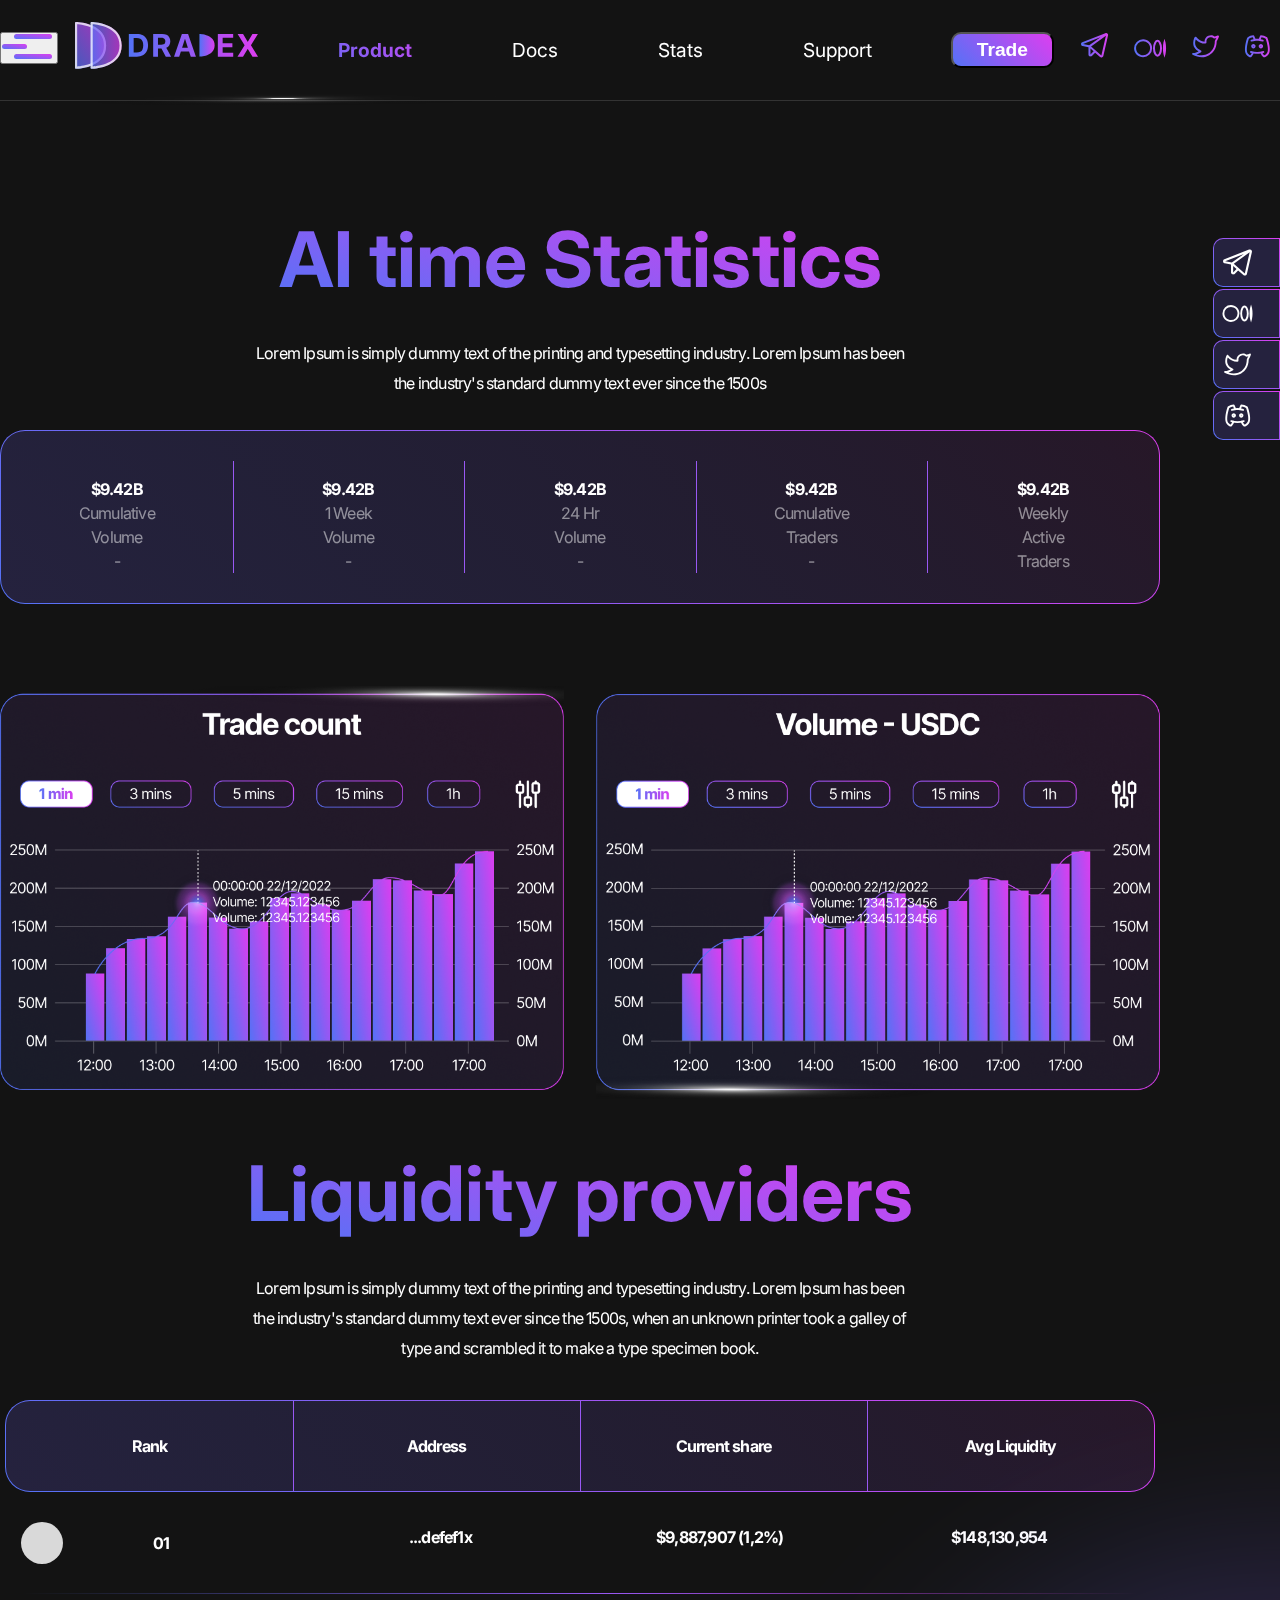
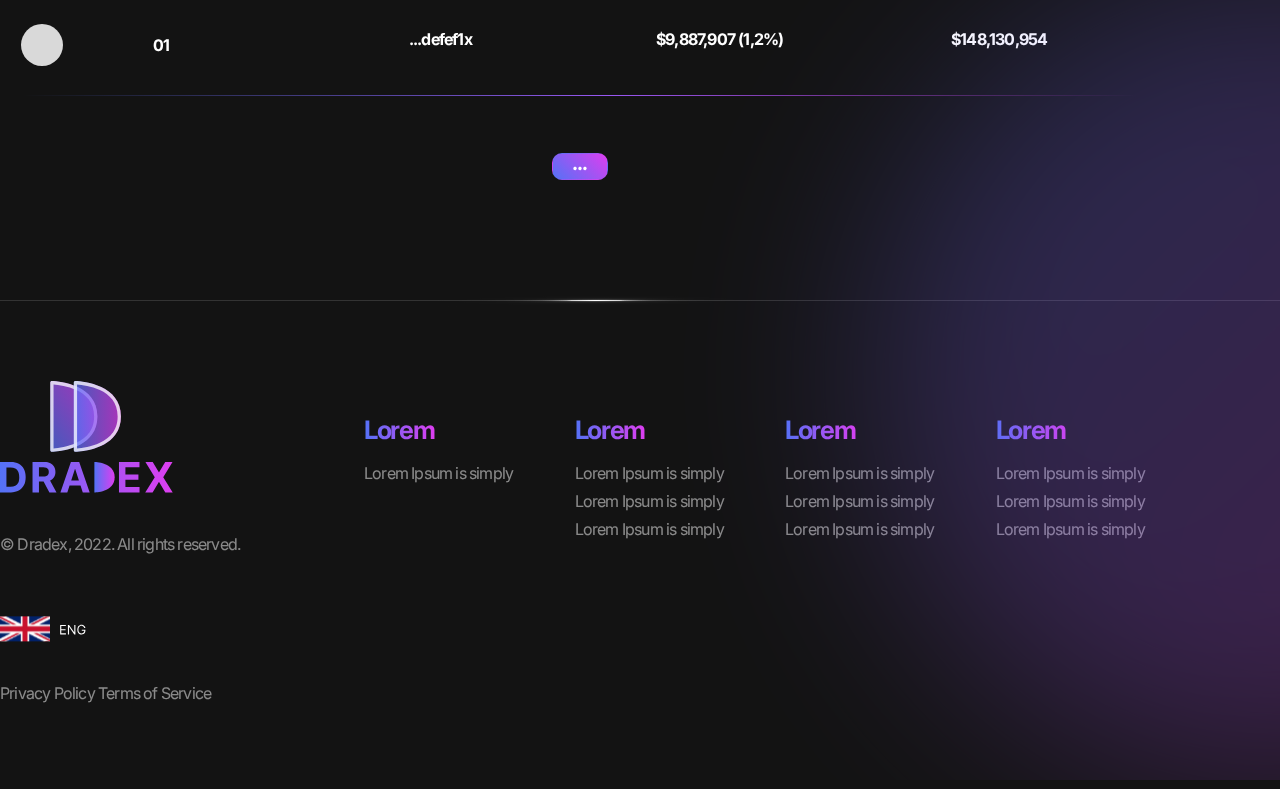
<file: statistics.html>
<!doctype html>
<html lang="en">

<head>
	<!-- Required meta tags -->
	<meta charset="utf-8">
	<meta name="viewport" content="width=device-width, initial-scale=1">

	<!-- Bootstrap CSS -->
	<link rel="stylesheet" href="https://cdn.jsdelivr.net/npm/bootstrap@4.6.1/dist/css/bootstrap.min.css"
		integrity="sha384-zCbKRCUGaJDkqS1kPbPd7TveP5iyJE0EjAuZQTgFLD2ylzuqKfdKlfG/eSrtxUkn" crossorigin="anonymous">
	<script src="https://cdn.jsdelivr.net/npm/jquery@3.5.1/dist/jquery.slim.min.js"
		integrity="sha384-DfXdz2htPH0lsSSs5nCTpuj/zy4C+OGpamoFVy38MVBnE+IbbVYUew+OrCXaRkfj"
		crossorigin="anonymous"></script>
	<script src="https://cdn.jsdelivr.net/npm/popper.js@1.16.1/dist/umd/popper.min.js"
		integrity="sha384-9/reFTGAW83EW2RDu2S0VKaIzap3H66lZH81PoYlFhbGU+6BZp6G7niu735Sk7lN"
		crossorigin="anonymous"></script>
	<script src="https://cdn.jsdelivr.net/npm/bootstrap@4.6.1/dist/js/bootstrap.min.js"
		integrity="sha384-VHvPCCyXqtD5DqJeNxl2dtTyhF78xXNXdkwX1CZeRusQfRKp+tA7hAShOK/B/fQ2"
		crossorigin="anonymous"></script>
	<link href="assets/css/style.css" rel="stylesheet" />
	<link href="assets/css/common.css" rel="stylesheet" />
	<link href="assets/css/responsive.css" rel="stylesheet" />
	<link rel="stylesheet" href="assets/css/font-awesome.min.css">
	<title>Trade</title>
</head>

<body>
	<header class="header">
		<div class="header-menu container-fluid">
			<div class="dropdown">
				<button class="btn btn-clear btn-menu" type="button" id="dropdownMenuButton" data-toggle="dropdown"
					aria-expanded="false">
					<img src="./assets/images/menu.svg" alt="menu" class="icon-normal" />
					<img src="./assets/images/menu-active.svg" alt="menu" class="icon-hover" />
				</button>
				<div class="dropdown-menu" aria-labelledby="dropdownMenuButton1">
					<ul class="menu">
						<li class="active"><a href="#">Product</a></li>
						<li><a href="#">Docs</a></li>
						<li><a href="#">Stats</a></li>
						<li><a href="#">Support</a></li>
					</ul>
					<div class="button-footer">
						<button class="btn btn-trade"><span class="text">Trade</span></button>
					</div>
				</div>
			</div>
			<div class="logo">
				<!-- <h1>Logo</h1> -->
				<a href="#">
					<img src="./assets/images/logo.svg" alt="logo" />
				</a>
			</div>
			<ul class="menu show-desktop">
				<li class="active"><a href="#">Product</a></li>
				<li><a href="#">Docs</a></li>
				<li><a href="#">Stats</a></li>
				<li><a href="#">Support</a></li>
			</ul>
			<div class="show-desktop">
				<button class="btn btn-trade"><span class="text">Trade</span></button>
			</div>
			<div class="social-media-menu">
				<a href="#">
					<img src="assets/images/icons/telegram.svg" alt="telegram" />
				</a>
				<a href="#">
					<img src="assets/images/icons/medium.svg" alt="medium" />
				</a>
				<a href="#">
					<img src="assets/images/icons/twitter2.svg" alt="twitter" />
				</a>
				<a href="#">
					<img src="assets/images/icons/discord3.svg" alt="discord" />
				</a>
			</div>

		</div>
	</header>
	<div class="main-content">
		<div class="social-media">
			<div><a href="#">
					<img src="assets/images/icons/reddit.svg" alt="telegram" />
					<span>Telegram</span>
				</a></div>
			<div><a href="#">
					<img src="assets/images/icons/youtube.svg" alt="medium" />
					<span>Medium</span>
				</a></div>
			<div><a href="#">
					<img src="assets/images/icons/twitter.svg" alt="twitter" />
					<span>Twitter</span>
				</a></div>
			<div><a href="#">
					<img src="assets/images/icons/discord.svg" alt="discord" />
					<span>Discord</span>
				</a></div>
		</div>
		<div class="section6">
			<div class="container">
				<h2 class="title">
					<span>Al time Statistics</span>
				</h2>
				<p class="sub-title">Lorem Ipsum is simply dummy text of the printing and typesetting industry.
					Lorem
					Ipsum has been the industry's standard dummy text ever since the 1500s</p>
				<div class="list-item__allTime">
					<div class="item">
						<h3>$9.42B</h3>
						<p>Cumulative<br />
							Volume<br />
							-</p>
					</div>
					<div class="item">
						<h3>$9.42B</h3>
						<p>1 Week<br />
							Volume<br />
							-</p>
					</div>
					<div class="item">
						<h3>$9.42B</h3>
						<p>24 Hr<br />
							Volume<br />
							-</p>
					</div>
					<div class="item">
						<h3>$9.42B</h3>
						<p>Cumulative<br />
							Traders<br />
							-</p>
					</div>
					<div class="item">
						<h3>$9.42B</h3>
						<p>Weekly<br />
							Active<br />
							Traders</p>
					</div>
				</div>
			</div>
		</div>
		<div class="section7">
			<div class="container">
				<div class="list-chart">
					<img src="./assets/images/chart1.png" alt="chart" />
					<img src="./assets/images/chart2.png" alt="chart" />
				</div>
			</div>
		</div>
		<div class="section8">
			<div class="container">
				<h2 class="title">
					<span>Liquidity providers</span>
				</h2>
				<p class="sub-title">Lorem Ipsum is simply dummy text of the printing and typesetting industry.
					Lorem Ipsum has been the
					industry's standard dummy text ever since the 1500s, when an unknown printer took a galley of
					type
					and scrambled it to make a type specimen book.</p>
				<div class="divTable">
					<div class="headRow">
						<div class="divCell" align="center">Rank</div>
						<div class="divCell">Address</div>
						<div class="divCell">Current share</div>
						<div class="divCell">Avg Liquidity</div>
					</div>
					<div class="divRow">
						<div class="divCell">
							<div class="flex">
								<div class="bg-2"></div>
								<p>01</p>
							</div>
						</div>
						<div class="divCell">...defef1x</div>
						<div class="divCell">$9,887,907 (1,2%)</div>
						<div class="divCell">$148,130,954</div>
					</div>
					<div class="divRow">
						<div class="divCell">
							<div class="flex">
								<div class="bg-2"></div>
								<p>01</p>
							</div>
						</div>
						<div class="divCell">...defef1x</div>
						<div class="divCell">$9,887,907 (1,2%)</div>
						<div class="divCell">$148,130,954</div>
					</div>
				</div>
				<button class="btn btn-loadMore">
					<svg width="14" height="5" viewBox="0 0 14 5" fill="none" xmlns="http://www.w3.org/2000/svg">
						<path
							d="M2.04031 4.18466C1.57156 4.18466 1.16909 4.01894 0.832919 3.6875C0.50148 3.35133 0.33576 2.94886 0.33576 2.48011C0.33576 2.0161 0.50148 1.61837 0.832919 1.28693C1.16909 0.955492 1.57156 0.789773 2.04031 0.789773C2.49485 0.789773 2.89258 0.955492 3.23349 1.28693C3.5744 1.61837 3.74485 2.0161 3.74485 2.48011C3.74485 2.79261 3.66436 3.07907 3.50337 3.33949C3.34712 3.59517 3.14116 3.80114 2.88548 3.95739C2.62979 4.1089 2.34807 4.18466 2.04031 4.18466ZM6.99734 4.18466C6.52859 4.18466 6.12612 4.01894 5.78995 3.6875C5.45851 3.35133 5.29279 2.94886 5.29279 2.48011C5.29279 2.0161 5.45851 1.61837 5.78995 1.28693C6.12612 0.955492 6.52859 0.789773 6.99734 0.789773C7.45188 0.789773 7.84961 0.955492 8.19052 1.28693C8.53143 1.61837 8.70188 2.0161 8.70188 2.48011C8.70188 2.79261 8.62139 3.07907 8.4604 3.33949C8.30415 3.59517 8.09819 3.80114 7.84251 3.95739C7.58683 4.1089 7.3051 4.18466 6.99734 4.18466ZM11.9544 4.18466C11.4856 4.18466 11.0832 4.01894 10.747 3.6875C10.4155 3.35133 10.2498 2.94886 10.2498 2.48011C10.2498 2.0161 10.4155 1.61837 10.747 1.28693C11.0832 0.955492 11.4856 0.789773 11.9544 0.789773C12.4089 0.789773 12.8066 0.955492 13.1475 1.28693C13.4885 1.61837 13.6589 2.0161 13.6589 2.48011C13.6589 2.79261 13.5784 3.07907 13.4174 3.33949C13.2612 3.59517 13.0552 3.80114 12.7995 3.95739C12.5439 4.1089 12.2621 4.18466 11.9544 4.18466Z"
							fill="white" />
					</svg>
				</button>
			</div>
		</div>
	</div>
	<div class="footer">
		<div class="icon-right">
			<img src="./assets/images/icons/footer.svg" alt="footer" />
		</div>
		<div class="container">
			<div class="list-item__footer">
				<div class="col-left">
					<a href="#"><img src="./assets/images/footer-logo.svg" alt="footer" /></a>
					<p class="copyright">© Dradex, 2022. All rights reserved.</p>
					<a href="#"><img src="./assets/images/english.svg" alt="footer" /></a>
					<p class="copyright2">Privacy Policy Terms of Service</p>
				</div>
				<div class="col-right">
					<div class="item-content">
						<h4>Lorem</h4>
						<p>Lorem Ipsum is simply</p>
					</div>
					<div class="item-content">
						<h4>Lorem</h4>
						<p>Lorem Ipsum is simply</p>
						<p>Lorem Ipsum is simply</p>
						<p>Lorem Ipsum is simply</p>
					</div>
					<div class="item-content">
						<h4>Lorem</h4>
						<p>Lorem Ipsum is simply</p>
						<p>Lorem Ipsum is simply</p>
						<p>Lorem Ipsum is simply</p>
					</div>
					<div class="item-content">
						<h4>Lorem</h4>
						<p>Lorem Ipsum is simply</p>
						<p>Lorem Ipsum is simply</p>
						<p>Lorem Ipsum is simply</p>
					</div>
				</div>
				
			</div>
		</div>
	</div>
</body>

</html>
</file>
<file: assets/css/style.css>
.header {
    position: sticky;
    z-index: 99;
    top: 0;
    background: #131313;
    border-bottom: 1px solid #333;
}

.header:before {
    content: '';
    background: radial-gradient(49.8% 49.95% at 40.28% 59.25%, #FFFFFF 0%, rgba(247, 247, 247, 0.97) 2%, rgba(190, 190, 190, 0.74) 13%, rgba(139, 139, 139, 0.54) 25%, rgba(96, 96, 96, 0.38) 37%, rgba(61, 61, 61, 0.24) 49%, rgba(34, 34, 34, 0.14) 62%, rgba(15, 15, 15, 0.06) 74%, rgba(4, 4, 4, 0.01) 87%, rgba(0, 0, 0, 0) 100%);
    background-blend-mode: color-dodge;
    mix-blend-mode: color-dodge;
    transform: matrix(0.58, 0.62, -1.5, 2.5, 0, 0) skewY(346deg);
    position: absolute;
    bottom: 0;
    left: 90px;
    right: 0;
    z-index: 999;
    height: 6px;
    width: 475px;
}

.header-menu {
    display: flex;
    align-items: center;
    justify-content: space-between;
}

.header-menu .menu {
    display: flex;
    align-items: center;
    margin: 0 12px;
}

.header-menu .menu a {
    color: #fff;
    font-size: 1.2em;
    font-weight: 400;
    margin: 0 40px;
    padding: 35px 10px;
    display: inline-block;
}

.header-menu .menu .active a,
.header-menu .menu li:hover a {
    background: linear-gradient(45deg, #5472F6 0%, #DD3EF0 100%);
    -webkit-background-clip: text;
    -webkit-text-fill-color: transparent;
    font-weight: 700;
}

.logo h1 {
    color: #fff;
    margin-bottom: 0;
    font-weight: 700;
    font-size: 24px;
    background: linear-gradient(45deg, #5472F6 0%, #DD3EF0 100%);
    -webkit-background-clip: text;
    -webkit-text-fill-color: transparent;
}

.btn-trade {
    border-radius: 10px;
    background: linear-gradient(45deg, #5472F6 0%, #DD3EF0 100%);
    color: #fff;
    padding: 5px 24px;
    font-weight: 700;
    font-size: 1.2em;
}

.btn-trade:hover {
    background: #fff;
}

.btn-trade:hover span {
    background: linear-gradient(45deg, #5472F6 0%, #DD3EF0 100%);
    -webkit-background-clip: text;
    -webkit-text-fill-color: transparent;
}

.btn-clear {
    padding: 0;
}

.social-media-menu a {
    background: linear-gradient(45deg, #5472F6 0%, #DD3EF0 100%);
    -webkit-background-clip: text;
    -webkit-text-fill-color: transparent;
    padding: 0 10px;
    font-size: 1.2em;
}

.title {
    font-weight: 700;
    font-size: 4.8em;
    text-align: center;
}

.title span {
    background: linear-gradient(195deg, #DD3EF0 0%, #5472F6 100%);
    -webkit-background-clip: text;
    -webkit-text-fill-color: transparent;
}

.sub-title {
    max-width: 665px;
    margin: 0 auto 32px;
    text-align: center;
    letter-spacing: -0.05em;
}

.section1 {
    padding-top: 84px;
    padding-bottom: 168px;
    text-align: center;
    position: relative;
    overflow: hidden;
}

.section1 .logo-title {
    margin-bottom: 54px;
}

.section1 .title {
    margin-bottom: 32px;
}

.section1 .title span {
    background: linear-gradient(17deg, #5B6FF5 0%, #D5CC7B 52.6%, #DA3FF0 100%);
    -webkit-background-clip: text;
    -webkit-text-fill-color: transparent;
    display: inline-block;
    max-width: 1000px;
}

.section1 .icon-right {
    position: absolute;
    right: 0;
    top: 222px;
    z-index: -1;
}

.section1 .icon-bottom {
    position: absolute;
    right: 0;
    bottom: 0;
    z-index: -1;
}

.section1 .external-info {
    display: flex;
    flex-flow: row wrap;
    align-items: center;
    justify-content: center;
    margin-bottom: 72px;
}

.section1 .external-info .item {
    width: 180px;
    height: 180px;
    border-radius: 25px;
    display: flex;
    align-items: center;
    flex-flow: column;
    justify-content: center;
    margin: 16px;
    background: linear-gradient(45deg, rgb(37 34 62), rgb(19 19 18 / 90%)) padding-box, linear-gradient(45deg, #5472F6 0%, #DD3EF0 100%) border-box;
    border: 1px solid transparent;
    position: relative;
}

.section1 .external-info .item * {
    position: relative;
    z-index: 2;
    font-weight: bold;
}

.section1 .external-info .item .icon-hover {
    height: 0;
}

.section1 .external-info .item:hover {
    border-color: #fff;
    cursor: pointer;
    background: linear-gradient(45deg, rgb(37 34 62), rgb(19 19 18 / 70%)) padding-box, linear-gradient(45deg, #5472F6 0%, #DD3EF0 100%) border-box;
}

.section1 .external-info .item:hover .icon-hover {
    height: auto;
}

.section1 .external-info .item:hover .icon-normal {
    height: 0;
}

.section1 .external-info .item:hover * {
    background: linear-gradient(45deg, #5472F6 0%, #DD3EF0 100%);
    -webkit-background-clip: text;
    -webkit-text-fill-color: transparent;
}

.section2 {
    margin-bottom: 160px;
    position: relative;
}

.section2:before {
    content: '';
    background: linear-gradient(45deg, #5472F6 0%, #DD3EF0 100%);
    opacity: 0.75;
    filter: blur(100px);
    transform: matrix(1, 0, 0, -1, 0, 0);
    width: 375px;
    height: 375px;
    position: absolute;
    left: -215px;
    top: -300px;
    z-index: -2;
}

.section2 .sub-title {
    opacity: 0.5;
    margin-bottom: 120px;
}

.section2 .icon-top {
    position: absolute;
    top: 0%;
    left: 0;
    z-index: -1;
}

.list-item {
    color: #fafaff;
    display: grid;
    grid-template-columns: repeat(2, 1fr);
    column-gap: 32px;
    row-gap: 50px;
    max-width: 1240px;
    margin: 0 auto;
    text-align: center;
}

.list-item .item {
    border-radius: 25px;
    display: flex;
    align-items: center;
    flex-flow: column;
    justify-content: center;
    background: linear-gradient(45deg, rgb(37 34 62), rgb(19 19 18 / 85%)) padding-box, linear-gradient(45deg, #5472F6 0%, #DD3EF0 100%) border-box;
    border: 1px solid transparent;
    position: relative;
    padding: 8px 32px 40px;
}

.list-item .item * {
    position: relative;
    z-index: 2;
}

.list-item .item .item-top {
    margin-bottom: 10px;
}

.list-item .item .item-bottom h3 {
    font-size: 1.6em;
    max-width: 390px;
    margin: 0 auto 10px;
    font-weight: bold;
}

.list-item .item .item-bottom p {
    letter-spacing: -0.05em;
    line-height: 24px;
    max-width: 376px;
}

.list-item .btn-white {
    background: #FFFFFF;
    border-radius: 10px;
    padding: 0;
    width: 56px;
    height: 34px;
    position: absolute;
    bottom: -16px;
}

.social-media {
    text-align: right;
    position: fixed;
    right: 0;
    top: 225px;
    z-index: 98;
    padding: 12px 0;
}

.social-media a {
    border-radius: 10px 0px 0px 10px;
    margin: 1px 0;
    display: inline-flex;
    width: 100%;
    align-items: center;
    font-weight: bold;
    background: linear-gradient(#25223e, #25223e) padding-box, linear-gradient(45deg, #5472F6 0%, #DD3EF0 100%) border-box;
    border: 1px solid transparent;
    padding: 8px;
    width: 49px;
}

.social-media a span {
    background: linear-gradient(45deg, #5472F6 0%, #DD3EF0 100%);
    -webkit-background-clip: text;
    -webkit-text-fill-color: transparent;
    height: 0;
}

.social-media a:hover {
    width: auto;
    background: linear-gradient(#131313, #131313) padding-box, linear-gradient(45deg, #5472F6 0%, #DD3EF0 100%) border-box;
}

.social-media a:hover span {
    margin-left: 16px;
    height: auto;
    transition: all 0.25s;
}

.list-item__3-column {
    display: grid;
    grid-template-columns: repeat(3, 1fr);
    column-gap: 35px;
    row-gap: 35px;
    max-width: 1240px;
    margin: 0 auto;
    text-align: center;
}

.list-item__3-column .item {
    padding: 20px 20px 48px;
    background: linear-gradient(90deg, #5472F6 0%, #DD3EF0 100%);
    border: 1px solid #FFFFFF;
    border-radius: 25px;
    position: relative;
}

.list-item__3-column .item h3 {
    font-weight: 700;
    font-size: 1.6em;
    line-height: 39px;
    text-align: center;
    letter-spacing: -0.05em;
    margin-bottom: 10px;
}

.list-item__3-column .item p {
    font-weight: 400;
    line-height: 24px;
}

.btn-view {
    background: #FFFFFF;
    border-radius: 10px;
    line-height: 24px;
    padding: 5px 20px;
    font-weight: bold;
    position: absolute;
    left: 50%;
    transform: translateX(-50%);
    bottom: -18px;
    border: 1px solid #fff;
}

.btn-view span {
    background: linear-gradient(90deg, #5472F6 0%, #DD3EF0 100%);
    -webkit-background-clip: text;
    -webkit-text-fill-color: transparent;
}

.btn-view:hover {
    background: linear-gradient(90deg, #5472F6 0%, #DD3EF0 100%);
    color: #fff;
}

.btn-view:hover span {
    background: transparent;
    -webkit-background-clip: unset;
    -webkit-text-fill-color: unset;
}

.section3 {
    padding-top: 140px;
}

.section3::before {
    display: none;
}

.section3 .icon-center {
    position: absolute;
    left: 50%;
    transform: translateX(-50%);
    top: -18px;
    z-index: -1;
    margin-left: 25px;
}

.list-item__time {
    grid-template-columns: repeat(3, 1fr);
}

.list-item__time h3 {
    -webkit-text-fill-color: #25223e;
    -webkit-text-stroke-width: 1px;
    -webkit-text-stroke-color: #7c63f4;
    font-weight: 700;
    font-size: 36px;
    line-height: 44px;
    padding: 15px;
}

.list-item__time h4 {
    font-size: 1.6em;
    font-weight: bold;
    letter-spacing: -0.05em;
    margin-top: 18px;
}

.list-item__time h4 span {
    background: linear-gradient(45deg, #5472F6 0%, #DD3EF0 100%);
    -webkit-background-clip: text;
    -webkit-text-fill-color: transparent;
}

.list-item__time .item {
    padding: 0;
}

.list-item__time .item .item-top {
    margin-bottom: 0;
    width: 100%;
}

.list-item__time .item .item-top h3 {
    margin-bottom: 0;
}

.list-item__time .item .item-top:before {
    content: '';
    background: radial-gradient(49.8% 49.95% at 40.28% 59.25%, #FFFFFF 0%, rgba(247, 247, 247, 0.97) 2%, rgba(190, 190, 190, 0.74) 13%, rgba(139, 139, 139, 0.54) 25%, rgba(96, 96, 96, 0.38) 37%, rgba(61, 61, 61, 0.24) 49%, rgba(34, 34, 34, 0.14) 62%, rgba(15, 15, 15, 0.06) 74%, rgba(4, 4, 4, 0.01) 87%, rgba(0, 0, 0, 0) 100%);
    background-blend-mode: color-dodge;
    mix-blend-mode: color-dodge;
    transform: matrix(0.58, 0.62, -2.5, 2.5, 0, 0) skewY(346deg);
    position: absolute;
    bottom: 0;
    left: 0;
    right: 0;
    z-index: 999;
    height: 2px;
}

.list-item__time .item .item-top:after {
    content: '';
    background: linear-gradient(90deg, #5472F6 0%, #DD3EF0 100%);
    height: 1px;
    left: 0;
    right: 0;
    position: absolute;
}

.list-item__time .item .item-bottom {
    width: 100%;
    padding: 64px 16px;
}

.list-item__time .item ul {
    text-align: left;
    padding-left: 32px;
}

.list-item__time .item ul li {
    list-style: unset;
}

.list-item__blog {
    grid-template-columns: repeat(3, 1fr);
    margin-bottom: 40px;
}

.list-item__blog .item {
    padding: 1px;
    height: 180px;
    margin-bottom: 20px;
}

.list-item__blog .item img {
    border-radius: 25px;
    width: 100%;
    object-fit: cover;
    height: 100%;
}

.list-item__blog a {
    color: #fff;
}

.list-item__blog h3 {
    font-weight: 700;
    font-size: 1.2em;
    line-height: 29px;
    letter-spacing: -0.05em;
    text-align: left;
    color: #fff;
    overflow: hidden;
    text-overflow: ellipsis;
    display: -webkit-box;
    -webkit-line-clamp: 2;
    -webkit-box-orient: vertical;
    margin-bottom: 36px;
}

.list-item__blog p {
    opacity: 0.5;
    font-size: 1.2em;
    line-height: 29px;
    letter-spacing: -0.05em;
    text-align: left;
}

.section5::before {
    display: none;
}

.section5 .sub-title {
    margin-bottom: 32px;
}

.btn-viewAll {
    text-align: center;
}

.btn-viewAll .btn {
    background: linear-gradient(45deg, #5472F6 0%, #DD3EF0 100%);
    border: 1px solid #FFFFFF;
    border-radius: 10px;
    font-weight: 700;
    line-height: 24px;
    padding: 5px 24px;
    color: #fff;
}

.footer {
    border-top: 1px solid #333;
    padding: 80px 0;
    position: relative;
}

.footer h2 {
    font-size: 2em;
    font-weight: bold;
    text-align: center;
    margin-bottom: 90px;
}

.footer h2 span {
    background: linear-gradient(90deg, #5472F6 0%, #DD3EF0 100%);
    -webkit-background-clip: text;
    -webkit-text-fill-color: transparent;
}

.list-item__footer {
    grid-template-columns: 30% 70%;
    display: grid;
    max-width: 1240px;
    margin: 0 auto;
    column-gap: 16px;
    row-gap: 24px;
}

.footer .col-right {
    grid-template-columns: repeat(4, 1fr);
    display: grid;
    column-gap: 30px;
    row-gap: 24px;
}

.list-item__footer h4 {
    background: linear-gradient(90deg, #5472F6 0%, #DD3EF0 100%);
    -webkit-background-clip: text;
    -webkit-text-fill-color: transparent;
    font-size: 1.6em;
    letter-spacing: -0.05em;
    font-weight: bold;
    display: inline-block;
    margin-bottom: 16px;
}

.list-item__footer p {
    opacity: 0.5;
    line-height: 24px;
    letter-spacing: -0.05em;
    margin-bottom: 4px;
}

.footer .copyright {
    font-weight: 400;
    line-height: 150%;
    margin-top: 30px;
    margin-bottom: 60px;
    text-align: left;
}

.footer .copyright2 {
    margin-top: 30px;
}

.footer .icon-right {
    position: absolute;
    right: 0;
    bottom: 0;
    z-index: 9;
}

.header-menu .dropdown-menu {
    transform: none !important;
    top: 100px !important;
    bottom: 0;
    position: fixed !important;
    z-index: 999;
    left: 0 !important;
    right: 0;
    border-radius: 0;
    background: #0f021d;
    padding: 0;
    margin: 0;
    border: 0;
    display: flex;
    flex-flow: column;
    justify-content: space-between;
    opacity: 0;
    visibility: hidden;
}

.header-menu .dropdown.show .dropdown-menu {
    transition: all 0.35s;
    opacity: 1;
    visibility: visible;
    top: 100px !important;
}

.header-menu .dropdown .button-footer {
    margin: 32px;
    text-align: right;
}

.header-menu .dropdown .menu {
    flex-flow: column;
    margin: 0;
    align-items: flex-start;
}

.header-menu .dropdown .menu li {
    width: 100%;
    margin: 32px 32px 0;
}

.header-menu .dropdown .menu a {
    padding: 0;
    font-weight: 400;
    font-size: 1em;
    margin: 0;
    border: 0;
    width: 100%;
}

.header-menu .dropdown .menu .active a,
.header-menu .dropdown .menu li:hover a {
    background: linear-gradient(45deg, #5472F6 0%, #DD3EF0 100%);
    -webkit-background-clip: text;
    -webkit-text-fill-color: transparent;
    font-weight: 700;
    display: initial;
}

.footer:before {
    content: '';
    background: radial-gradient(49.8% 49.95% at 40.28% 59.25%, #FFFFFF 0%, rgba(247, 247, 247, 0.97) 2%, rgba(190, 190, 190, 0.74) 13%, rgba(139, 139, 139, 0.54) 25%, rgba(96, 96, 96, 0.38) 37%, rgba(61, 61, 61, 0.24) 49%, rgba(34, 34, 34, 0.14) 62%, rgba(15, 15, 15, 0.06) 74%, rgba(4, 4, 4, 0.01) 87%, rgba(0, 0, 0, 0) 100%);
    background-blend-mode: color-dodge;
    mix-blend-mode: color-dodge;
    transform: matrix(0.58, 0.62, -1.5, 2.5, 0, 0) skewY(346deg);
    position: absolute;
    top: -5px;
    left: 0;
    right: 0;
    z-index: 1;
    height: 6px;
    width: 475px;
    margin: 0 auto;
}

.btn-menu .icon-hover {
    height: 0;
}

.btn-menu:hover .icon-normal,
.btn-menu[aria-expanded="true"] .icon-normal {
    height: 0;
}

.btn-menu:hover .icon-hover,
.btn-menu[aria-expanded="true"] .icon-hover {
    height: auto;
}

.list-item__allTime {
    display: grid;
    grid-template-columns: repeat(5, 1fr);
    row-gap: 1px;
    max-width: 1240px;
    margin: 0 auto;
    text-align: center;
    background: linear-gradient(45deg, rgb(37 34 62), rgb(19 19 18 / 90%)) padding-box, linear-gradient(45deg, #5472F6 0%, #DD3EF0 100%) border-box;
    border: 1px solid transparent;
    border-radius: 25px;
    padding: 30px 0;
}

.list-item__allTime .item h3,
.list-item__allTime .item p {
    font-size: 1em;
    font-weight: bold;
    margin-bottom: 0;
    line-height: 24px;
    letter-spacing: -0.05em;
}

.list-item__allTime .item p {
    opacity: 0.5;
    font-weight: 400;
}

.list-item__allTime .item {
    position: relative;
}

.list-item__allTime .item:after {
    content: '';
    background: linear-gradient(90deg, #5472F6 0%, #DD3EF0 100%);
    width: 1px;
    height: 100%;
    left: 100%;
    top: 0;
    position: absolute;
}

.list-item__allTime .item:last-child:after {
    display: none;
}

.section6 {
    padding-top: 80px;
    margin-bottom: 90px;
}

.divTable {
    display: table;
    max-width: 1240px;
    border-spacing: 5px;
    width: 100%;
    margin: 0 auto;
    letter-spacing: -0.05em;
    font-weight: bold;
}

.headRow {
    display: grid;
    grid-template-columns: repeat(4, 1fr);
    row-gap: 1px;
    max-width: 1240px;
    margin: 0 auto;
    text-align: center;
    background: linear-gradient(45deg, rgb(37 34 62), rgb(19 19 18 / 90%)) padding-box, linear-gradient(45deg, #5472F6 0%, #DD3EF0 100%) border-box;
    border: 1px solid transparent;
    border-radius: 25px;
    letter-spacing: -0.05em;
    font-weight: bold;
}

.headRow .divCell {
    padding: 30px;
    position: relative;
}

.divRow .divCell {
    padding: 30px 0;
    position: relative;
}

.divRow {
    display: grid;
    grid-template-columns: repeat(4, 1fr);
    row-gap: 1px;
    max-width: 1240px;
    margin: 0 16px;
    text-align: center;
    position: relative;
}

.headRow .divCell:not(:last-child):after {
    content: '';
    background: linear-gradient(90deg, #5472F6 0%, #DD3EF0 100%);
    width: 1px;
    height: 100%;
    left: 100%;
    top: 0;
    position: absolute;
}

.divCell .flex {
    display: flex;
    align-items: center;
}

.divCell .flex .bg-2 {
    background: #D9D9D9;
    width: 42px;
    height: 42px;
    border-radius: 50%;
}

.divCell .flex p {
    flex: 1;
    text-align: center;
    margin-left: -42px;
}

.divRow:after {
    content: '';
    background: url(../images/icons/line.svg);
    height: 1px;
    left: 0;
    right: 0;
    bottom: 0;
    position: absolute;
    background-repeat: no-repeat;
    background-size: cover;
}

.section8 {
    margin-bottom: 120px;
}

.btn-loadMore {
    background: linear-gradient(45deg, #5472F6 0%, #DD3EF0 100%);
    border-radius: 10px;
    padding: 5px 20px;
    margin: 52px auto 0;
    display: inherit;
    border: 1px solid transparent;
}

.btn-loadMore:hover {
    border-color: #fff;
}

.list-chart {
    max-width: 1240px;
    margin: 0 auto;
    display: grid;
    grid-template-columns: repeat(2, 1fr);
    column-gap: 32px;
    row-gap: 7px;
    margin-bottom: 80px;
}

.list-chart img {
    max-width: 605px;
    width: 100%;
}

.list-chart img:first-child {
    margin-top: -8px;
}

.table-time {
    max-width: 324px;
    display: grid;
    grid-template-columns: repeat(4, 1fr);
    background: linear-gradient(45deg, rgb(37 34 62), rgb(19 19 18 / 90%)) padding-box, linear-gradient(45deg, #5472F6 0%, #DD3EF0 100%) border-box;
    border: 1px solid transparent;
    border-radius: 25px;
    color: #fff;
    column-gap: 22px;
    row-gap: 22px;
    border: 1px solid transparent;
    border-radius: 25px;
    color: #fff;
    padding: 20px;
}

.btn-time {
    padding: 0;
    color: #fff;
    border: 1px solid #fff;
    border-radius: 10px;
    font-size: 14px;
    line-height: 26px;
    text-align: center;
    letter-spacing: -0.05em;
    font-weight: bold;
}

.btn-time:hover,
.btn-time.active {
    background: linear-gradient(#fff, #fff) padding-box, linear-gradient(45deg, #5472F6 0%, #DD3EF0 100%) border-box;
    border: 1px solid transparent;
}

.btn-time:hover span,
.btn-time.active span {
    background: linear-gradient(195deg, #DD3EF0 0%, #5472F6 100%);
    -webkit-background-clip: text;
    -webkit-text-fill-color: transparent;
}

.section7 {
    position: relative;
}

.table-time {
    position: absolute;
    top: 90px;
    right: 0;
}

.wrapper-heading-gradient {
    position: relative;
    text-align: center;
}

.wrapper-heading-gradient .animate-gradient {
    background-size: 50%;
    position: absolute;
    left: 0;
    top: 0;
    right: 0;
    bottom: 0;
}

.wrapper-heading-gradient .animate-gradient span {
    background-size: 50%;
    background-image: -webkit-gradient(linear, left top, right top, from(hsla(0, 0%, 100%, 0)), color-stop(50%, hsla(0, 0%, 100%, .4)), to(hsla(0, 0%, 100%, 0)));
    background-image: linear-gradient(90deg, hsla(0, 0%, 100%, 0), hsla(0, 0%, 100%, .4) 50%, hsla(0, 0%, 100%, 0));
    -webkit-transition-property: none;
    transition-property: none;
    animation: animate 4s ease-in-out infinite;
}

@keyframes animate {
    0% {
        background-position: -100%;

    }

    30% {
        background-position: 100%;

    }

    100% {
        background-position: -100%;

    }


}

.timeline {
    position: relative;
    max-width: 1420px;
    margin: 0 auto;
    padding-top: 64px;
}

/* The actual timeline (the vertical ruler) */
.timeline::after {
    content: '';
    position: absolute;
    width: 1px;
    top: 0;
    bottom: 0;
    left: 50%;
    transform: translateX(-50%);
    background: linear-gradient(90deg, #5472F6 0%, #DD3EF0 100%);
}

/* Container around content */
.timeline .container {
    padding: 10px 40px;
    position: relative;
    background-color: inherit;
    display: flex;
    align-items: center;
    margin: 0;
}

/* The circles on the timeline */
.timeline .container::after {
    content: '';
    position: absolute;
    width: 32px;
    height: 32px;
    left: 50%;
    background: linear-gradient(90deg, #5472F6 0%, #DD3EF0 100%);
    top: calc(50% - 57px);
    transform: translate(-50%, -50%);
    border-radius: 50%;
    z-index: 1;
}


/* The actual content */
.timeline .content {
    padding: 32px 24px;
    position: relative;
    background: linear-gradient(45deg, rgba(84, 114, 246, 0.1) 0%, rgba(221, 62, 240, 0.1) 100%);
    border-radius: 25px;
    letter-spacing: -0.05em;
    line-height: 24px;
    margin-bottom: 114px;
    flex-basis: 50%;
    margin-right: 46px;
}
.timeline h3{
    -webkit-text-fill-color: #131313;
    -webkit-text-stroke-width: 1px;
    -webkit-text-stroke-color: #7c63f4;
    font-weight: bold;
    font-size: 64px;
    line-height: 44px;
    flex-basis: 50%;
    margin-bottom: 114px;
    margin-left: 46px;
    letter-spacing: -0.05em;
}
.timeline .right .content {
    margin-left: 46px;
    margin-right: 0;
}
.timeline .right h3 {
    margin-right: 46px;
    margin-left: 0;
    text-align: right;
}

/* Media queries - Responsive timeline on screens less than 600px wide */
@media screen and (max-width: 767px) {

    /* Place the timelime to the left */
    .timeline::after {
        left: 15px;
    }

    /* Full-width containers */
    .timeline .container {
        width: 100%;
        padding-left: 54px;
        display: flex;
        flex-flow: column-reverse;
        justify-content: center;
        align-items: flex-start;
        padding-right: 0;
    }

    /* Make sure that all arrows are pointing leftwards */
    .timeline .container::before {
        left: 60px;
        border: medium solid white;
        border-width: 10px 10px 10px 0;
        border-color: transparent white transparent transparent;
    }
    .timeline .right h3 {
        text-align: left;
    }
    .timeline .right{
        flex-flow: column;
    }

    .timeline h3{
        font-size: 48px;
    }

    .timeline h3, .timeline .content {
        margin-right: 0 !important;
        margin-left: 0 !important;
        margin-bottom: 32px !important;
    }

    /* Make sure all circles are at the same spot */
    .timeline .left::after,
    .timeline .right::after {
        left: 15px;
    }
}
.section4 .sub-title {
    margin-bottom: 64px;
}
.list-item--light .item:before {
    content: '';
    background: radial-gradient(49.8% 49.95% at 40.28% 59.25%, #FFFFFF 0%, rgba(247, 247, 247, 0.97) 2%, rgba(190, 190, 190, 0.74) 13%, rgba(139, 139, 139, 0.54) 25%, rgba(96, 96, 96, 0.38) 37%, rgba(61, 61, 61, 0.24) 49%, rgba(34, 34, 34, 0.14) 62%, rgba(15, 15, 15, 0.06) 74%, rgba(4, 4, 4, 0.01) 87%, rgba(0, 0, 0, 0) 100%);
    background-blend-mode: color-dodge;
    mix-blend-mode: color-dodge;
    transform: matrix(0.58, 0.62, -1.5, 2.5, 0, 0) skewY(346deg);
    position: absolute;
    top: -5px;
    left: 60%;
    right: 0;
    z-index: 999;
    height: 6px;
    width: auto;
}
.list-item--light .item:nth-child(2):before, .list-item--light .item:nth-child(6):before{
    top: auto;
    bottom: -2px;
    left: -30%;
}
.list-item--light .item:nth-child(3):before{
    left: -30%;
}
.list-item--light .item:nth-child(4):before{
    top: auto;
    bottom: -2px;
}
</file>
<file: assets/css/common.css>
@import url('https://fonts.googleapis.com/css2?family=Inter:wght@400;500;600;700&display=swap');
body{
    font-size: 20px;
    margin: 0;
    padding: 0;
    font-family: 'Inter', sans-serif;
    line-height: 30px;
    font-weight: 400;
    background: #131313;
    color: #fff;
}
body footer{
    font-family: 'Inter', sans-serif;
}
ul,
ol {
    margin: 0;
    padding: 0;
}
ul li, ol li {
    list-style: none;
    margin: 0;
    padding: 0;
}
a {
    outline: none;
    text-decoration: none;
}
a:hover, a:focus{
    outline: none;
    text-decoration: none;
}
p{
    margin: 0;
}
.btn-check:focus+.btn, .btn:focus {
    box-shadow: none;
}
.primary{
    background: linear-gradient(90deg, #5472F6 0%, #DD3EF0 100%);
    -webkit-background-clip: text;
    -webkit-text-fill-color: transparent;
    background-clip: text;
    text-fill-color: transparent;
}
.bg-main{
    background: linear-gradient(45deg, #5472F6 0%, #DD3EF0 100%);
}
.btn-shadow{
    box-shadow: 0px 10px 40px rgba(255, 116, 56, 0.29);
}
.color-gray{
	color: #B6B6BE;
}
.color-green{
	color: #11C623;
}
.mr-12{
	margin-right: 12px;
}
</file>
<file: assets/css/responsive.css>
@media (min-width: 1200px){
    .container, .container-lg, .container-md, .container-sm, .container-xl, .container-xxl {
        max-width: calc(100vw - 120px);
		width: 100%;
    }
}
@media (min-width: 1660px){
    .container, .container-lg, .container-md, .container-sm, .container-xl, .container-xxl {
        max-width: 1660px;
    }
}
@media (min-width: 992px){
    .show-mobile{
        display: none;
    }
}
@media(max-width: 1660px){
	body{
		font-size: 16px;
	}
}
@media(max-width: 1199px){
	.header-menu .menu a {
		margin: 0 16px;
	}
	.social-media {
		top: auto;
		bottom: 8px;
	}
}
@media(max-width: 991px){
	.timeline h3, .timeline .content{
		margin-bottom: 64px;
	}
	.timeline .container::after {
		top: calc(50% - 32px);
	}
	.social-media-menu{
		display: none;
	}
	.header .logo{
		flex: 1;
		text-align: center;
		margin-left: -27px;
		padding: 15px 0;
	}
	.header .logo h1{
		display: inline-block;
	}
	.header:before{
		left: 30%;
	}
	.header-menu .dropdown.show .dropdown-menu {
		top: 80px !important;
	}
	body {
		font-size: 14px;
	}
	.section1 .bottom img{
		max-width: 359px;
	}
	.list-item{
		grid-template-columns: repeat(2, 1fr);
	}
	.list-item__3-column {
		grid-template-columns: repeat(2, 1fr);
	}
	.show-desktop{
        display: none !important;
    }
	.header{
        padding: 8px 0;
    }
	.btn-menu .icon-normal {
		width: 27px;
	}
	.btn-menu .icon-hover {
		height: 0;
	}
	
	.btn-menu:hover .icon-normal, .btn-menu[aria-expanded="true"] .icon-normal {
		height: 0;
		width: 0;
	}
	
	.btn-menu:hover .icon-hover, .btn-menu[aria-expanded="true"] .icon-hover{
		height: auto;
		width: 27px;
	}
	.footer{
		overflow: visible;
	}
	.footer:before{
		width: auto;
	}
	
}
@media (max-width: 767px){
	.section4, .section2, .section5{
		margin-bottom: 80px;
	}
	.social-media {
		width: auto;
		display: flex;
	}

	.list-item {
		grid-template-columns: repeat(2, 1fr);
	}
	.list-item__2-column .item {
		flex-basis: 100%;
		margin-bottom: 0;
	}
	.headRow .divCell {
		padding: 30px 0;
	}
	.divCell .flex .bg-2 {
		width: 25px;
		height: 25px;
	}
	.divCell .flex p {
		margin-left: 8px;
		text-align: left;
	}
	.divRow {
		margin: 0 auto;
	}
	.list-item, .list-item__3-column{
		grid-template-columns: repeat(2, 1fr);
		column-gap: 8px;
		row-gap: 32px;
	}
	.footer .col-left img{
		max-width: 173px;
    	width: 100%;
	}
	.footer .col-right, .list-item__footer{
		grid-template-columns: repeat(2, 1fr);
		column-gap: 32px;
		row-gap: 32px;
	}
	
}
@media (max-width: 668px){
	
	.list-item__footer {
		column-gap: 12px;
		row-gap: 16px;
		grid-template-columns: repeat(1, 1fr);
	}
	.footer .col-left{
		text-align: center;
	}
	.list-chart {
		grid-template-columns: repeat(1, 1fr);
	}
	.list-chart img{
		max-width: 361px;
		margin: 0 auto;
	}
}
@media (max-width: 480px){
	.list-chart {
		margin-bottom: 40px;
	}
	body{
		font-size: 10px;
		line-height: 16px;
	}
	.title {
		font-size: 3.2em;
	}
	.section1 .title {
		margin-bottom: 24px;
	}
	.section1 .logo-title {
		margin-bottom: 24px;
	}
	.list-item__5-column .item {
		height: 80px;
	}
	.section1 .external-info .item {
		width: 108px;
		height: 108px;
		margin: 8px;
	}
	.section1 .external-info .item img{
		max-width: 52px;
	}
	.list-item__3-column .item {
		margin: 0;
		padding: 20px 0 40px;
	}
	.social-media {
		bottom: 4px;
		padding: 0;
		flex-flow: column;
	}
	.social-media a {
		width: 32px;
		height: 32px;
	}
	.social-media a img{
		width: 100%;
		height: 100%;
	}
	.header:before {
		width: auto;
	}
	.list-item .item .item-top img {
		width: 42px;
		height: 42px;
	}
	.list-item .item .item-bottom p{
		line-height: 16px;
		overflow: hidden;
		text-overflow: ellipsis;
		display: -webkit-box;
		-webkit-line-clamp: 2;
		-webkit-box-orient: vertical;
	}
	.list-item .item {
		padding: 4px 8px 18px;
	}
	
	.section1 {
		padding-top: 24px;
		padding-bottom: 34px;
	}
	.section1 .external-info {
		margin-bottom: 45px;
	}
	.section1 .icon-right {
		top: 0;
	}
	.section1 .icon-right img{
		width: 200px;
    	margin-right: -64px;
	}
	.section2 .sub-title {
		margin-bottom: 24px;
	}
	.section3 .icon-center img {
		width: 200px;
	}
	.section3 {
		padding-top: 54px;
	}
	.section3 .icon-center {
		margin-left: 0;
	}
	.list-item .btn-white {
		width: 23px;
		height: 18px;
		bottom: -8px;
		border-radius: 5px;
	}
	.list-item .btn-white svg{
		width: 8px;
	}
	.list-item__3-column {
		grid-template-columns: 262px;
		justify-content: center;
	}
	.list-item__3-column .item p {
		max-width: 176px;
		line-height: 16px;
		margin: 0 auto;
	}
	.list-item__3-column .item h3 {
		line-height: 18px;
		margin-bottom: 10px;
	}
	.btn-view {
		line-height: 19px;
		padding: 0px 12px;
		bottom: -10px;
		font-size: 10px;
	}
	.list-item.list-item__time {
		grid-template-columns: 262px;
		justify-content: center;
	}
	.list-item__time .item {
		padding: 0 !important;
	}
	.list-item__time .item .item-bottom {
		width: 100%;
		padding: 32px 16px;
	}
	.list-item__time h4 {
		margin-top: 8px;
		font-size: 20px;
	}
	.list-item__blog .item {
		padding: 1px !important;
	}
	.list-item__blog h3 {
		margin-bottom: 18px;
		line-height: 16px;
	}
	.list-item__blog p {
		line-height: 16px;
	}
	.btn-viewAll .btn {
		padding: 5px 20px;
		font-size: 14px;
		line-height: 17px;
	}
	.list-item.list-item__blog {
		margin-bottom: 32px;
	}
	.footer h2{
		font-size: 4em;
		margin-bottom: 28px;
	}
	.footer {
		padding: 28px 0 40px;
	}
	.list-item__footer h4 {
		font-size: 14px;
	}
	.list-item__footer {
		column-gap: 12px;
		row-gap: 16px;
	}
	.footer .copyright {
		margin-top: 26px;
		text-align: center;
		font-size: 10px;
	}
	.footer .icon-right img{
		width: 150px;
	}
	.section2:before {
		width: 120px;
		height: 120px;
		top: auto;
		left: auto;
		bottom: -64px;
		filter: blur(25px);
	}
	.section4:before {
		opacity: 1;
		width: 125px;
		height: 125px;
		left: auto;
		top: -64px;
		right: 0;
	}
	.container, .container-fluid, .container-lg, .container-md, .container-sm, .container-xl {
		padding-right: 20px;
		padding-left: 20px;
	}
	.section6 {
		padding-top: 32px;
		margin-bottom: 32px;
	}
	.sub-title {
		margin-bottom: 24px;
	}
	.divRow .divCell {
		padding: 24px 0;
	}
	.btn-loadMore{
		margin-top: 24px;
	}
	.section8 {
		margin-bottom: 32px;
	}
}
@media (max-width: 410px){
	.section1 .external-info .item {
		margin: 4px;
	}
	.section1 .external-info {
		margin-left: -10px;
		margin-right: -10px;
	}
}
</file>
